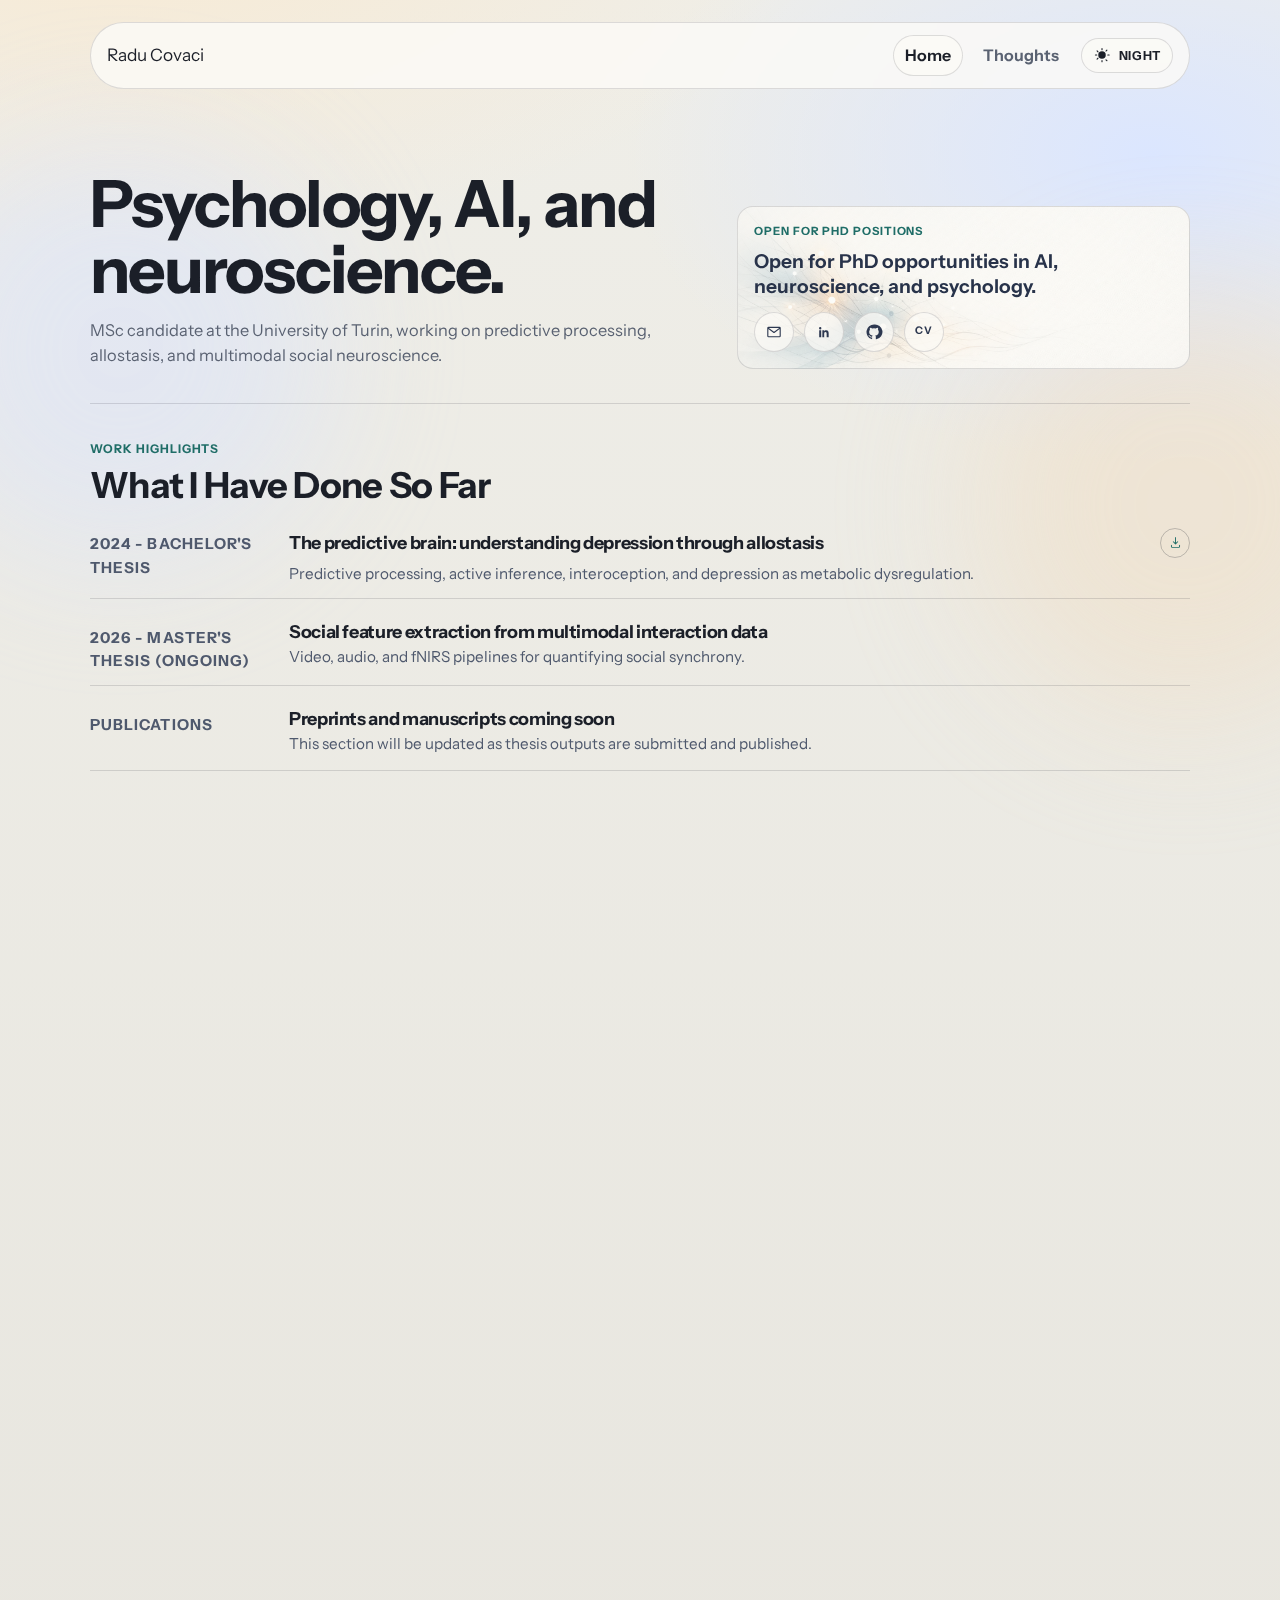
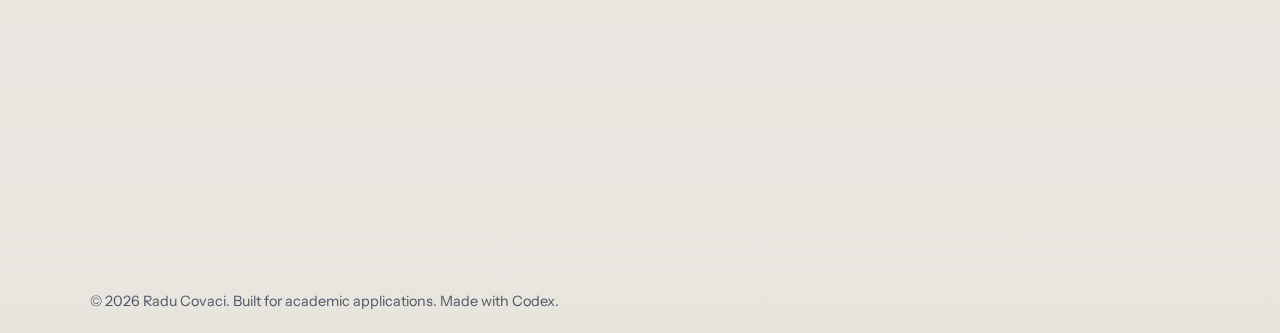
<file: index.html>
<!doctype html>
<html lang="en">
  <head>
    <meta charset="UTF-8" />
    <meta name="viewport" content="width=device-width, initial-scale=1.0" />
    <title>Radu Covaci | Psychology, AI & Neuroscience</title>
    <meta
      name="description"
      content="Radu Covaci - MSc candidate at the University of Turin working on predictive processing, allostasis, interoception, and multimodal social synchrony."
    />
    <link rel="preconnect" href="https://fonts.googleapis.com" />
    <link rel="preconnect" href="https://fonts.gstatic.com" crossorigin />
    <link
      href="https://fonts.googleapis.com/css2?family=Instrument+Sans:wght@400;500;600;700&display=swap"
      rel="stylesheet"
    />
    <link rel="stylesheet" href="/styles.css?v=20260212t" />
  </head>
  <body>
    <div class="page-glow page-glow--one" aria-hidden="true"></div>
    <div class="page-glow page-glow--two" aria-hidden="true"></div>

    <header class="site-header">
      <a class="brand" href="/">Radu Covaci</a>
      <div class="site-header__actions">
        <nav class="site-nav" aria-label="Main">
          <a class="site-nav__link site-nav__link--active" href="/">Home</a>
          <a class="site-nav__link" href="/thoughts/">Thoughts</a>
        </nav>
        <button
          id="themeToggle"
          class="theme-toggle"
          type="button"
          aria-label="Toggle dark mode"
          aria-pressed="false"
        >
          <span class="theme-toggle__icons" aria-hidden="true">
            <svg class="theme-icon theme-icon--sun" viewBox="0 0 24 24">
              <path d="M12 7a5 5 0 1 0 0 10 5 5 0 0 0 0-10Zm0-4.5a.75.75 0 0 1 .75.75V5a.75.75 0 0 1-1.5 0V3.25a.75.75 0 0 1 .75-.75Zm0 16a.75.75 0 0 1 .75.75V21a.75.75 0 0 1-1.5 0v-1.75a.75.75 0 0 1 .75-.75ZM4.93 6a.75.75 0 0 1 1.06 0l1.24 1.23A.75.75 0 1 1 6.17 8.3L4.93 7.05a.75.75 0 0 1 0-1.06Zm11.84 11.84a.75.75 0 0 1 1.06 0l1.24 1.24a.75.75 0 1 1-1.06 1.06l-1.24-1.24a.75.75 0 0 1 0-1.06ZM2.5 12a.75.75 0 0 1 .75-.75H5a.75.75 0 0 1 0 1.5H3.25A.75.75 0 0 1 2.5 12Zm16.5 0a.75.75 0 0 1 .75-.75h1.75a.75.75 0 0 1 0 1.5h-1.75A.75.75 0 0 1 19 12ZM6.17 15.7a.75.75 0 1 1 1.06 1.07l-1.24 1.24a.75.75 0 0 1-1.06-1.06l1.24-1.25Zm11.66-8.47a.75.75 0 0 1-1.06-1.06l1.24-1.24a.75.75 0 0 1 1.06 1.06l-1.24 1.24Z" />
            </svg>
            <svg class="theme-icon theme-icon--moon" viewBox="0 0 24 24">
              <path d="M14.2 2.55a.75.75 0 0 1 .78.98 8.35 8.35 0 0 0 10.49 10.49.75.75 0 0 1 .98.78 10.03 10.03 0 1 1-12.25-12.25Z" />
            </svg>
          </span>
          <span class="theme-toggle__label">Night</span>
        </button>
      </div>
    </header>

    <main>
      <section class="masthead container reveal" style="--delay: 0.04s">
        <div class="masthead__layout">
          <div class="masthead__intro">
            <h1>Psychology, AI, and neuroscience.</h1>
            <p class="masthead__copy">
              MSc candidate at the University of Turin, working on predictive
              processing, allostasis, and multimodal social neuroscience.
            </p>
          </div>

          <aside class="masthead__panel" id="contact" aria-label="PhD availability and contact">
            <p class="masthead__panel-label">Open for PhD positions</p>
            <p class="masthead__openness">
              Open for PhD opportunities in AI, neuroscience, and psychology.
            </p>

            <div class="contact-icons" aria-label="Contact links">
              <a
                class="icon-link js-email"
                data-user="raducovaci10"
                data-domain="gmail.com"
                href="#"
                target="_blank"
                rel="noopener noreferrer"
                aria-label="Email"
              >
                <svg viewBox="0 0 24 24" aria-hidden="true">
                  <path d="M3 6.75A1.75 1.75 0 0 1 4.75 5h14.5A1.75 1.75 0 0 1 21 6.75v10.5A1.75 1.75 0 0 1 19.25 19H4.75A1.75 1.75 0 0 1 3 17.25V6.75Zm2.08-.25L12 11.54 18.92 6.5H5.08Zm14.42 1.63-6.99 5.09a.88.88 0 0 1-1.02 0L4.5 8.13v9.12c0 .14.11.25.25.25h14.5a.25.25 0 0 0 .25-.25V8.13Z" />
                </svg>
                <span class="sr-only">Email</span>
              </a>

              <a
                class="icon-link"
                href="https://www.linkedin.com/in/radu-covaci/"
                target="_blank"
                rel="noopener noreferrer"
                aria-label="LinkedIn"
              >
                <svg viewBox="0 0 24 24" aria-hidden="true">
                  <path d="M6.94 8.5a1.56 1.56 0 1 1 0-3.12 1.56 1.56 0 0 1 0 3.12ZM5.6 19V9.8h2.68V19H5.6Zm4.2 0V9.8h2.57v1.26h.04c.36-.68 1.24-1.39 2.56-1.39 2.74 0 3.24 1.81 3.24 4.16V19h-2.68v-4.58c0-1.09-.02-2.49-1.52-2.49-1.52 0-1.75 1.18-1.75 2.41V19H9.8Z" />
                </svg>
                <span class="sr-only">LinkedIn</span>
              </a>

              <a
                class="icon-link"
                href="https://github.com/raducovaci"
                target="_blank"
                rel="noopener noreferrer"
                aria-label="GitHub"
              >
                <svg viewBox="0 0 24 24" aria-hidden="true">
                  <path d="M12 2a10 10 0 0 0-3.16 19.49c.5.09.68-.21.68-.48v-1.69c-2.78.6-3.37-1.18-3.37-1.18-.45-1.14-1.1-1.44-1.1-1.44-.9-.62.07-.61.07-.61 1 .07 1.52 1.03 1.52 1.03.88 1.51 2.3 1.07 2.86.82.09-.65.34-1.08.62-1.33-2.22-.25-4.55-1.11-4.55-4.95 0-1.09.39-1.98 1.02-2.68-.1-.25-.45-1.28.1-2.67 0 0 .84-.27 2.75 1.02a9.6 9.6 0 0 1 5 0c1.91-1.29 2.74-1.02 2.74-1.02.56 1.39.21 2.42.11 2.67.64.7 1.02 1.59 1.02 2.68 0 3.85-2.34 4.69-4.57 4.94.36.31.68.93.68 1.88v2.79c0 .27.18.58.69.48A10 10 0 0 0 12 2Z" />
                </svg>
                <span class="sr-only">GitHub</span>
              </a>

              <a
                class="icon-link icon-link--cv"
                href="assets/docs/public/cv-en-radu-covaci.pdf"
                target="_blank"
                rel="noopener noreferrer"
                download
                aria-label="Download CV PDF"
              >
                <span aria-hidden="true">CV</span>
                <span class="sr-only">Download CV PDF</span>
              </a>
            </div>
          </aside>
        </div>
      </section>

      <section class="highlights-strip container reveal" style="--delay: 0.09s" id="highlights">
        <p class="eyebrow">Work Highlights</p>
        <h2>What I Have Done So Far</h2>

        <article class="highlight-row">
          <p class="highlight-row__label">2024 - Bachelor's Thesis</p>
          <div>
            <h3 class="highlight-row__title">
              <a
                class="highlight-title-link"
                href="assets/docs/public/bachelor-thesis-predictive-brain.pdf"
                target="_blank"
                rel="noopener noreferrer"
              >
                The predictive brain: understanding depression through allostasis
              </a>
              <a
                class="highlight-download"
                href="assets/docs/public/bachelor-thesis-predictive-brain.pdf"
                target="_blank"
                rel="noopener noreferrer"
                download
                aria-label="Download bachelor's thesis PDF"
              >
                <svg viewBox="0 0 24 24" aria-hidden="true">
                  <path d="M12 3.25a.75.75 0 0 1 .75.75v8.44l2.22-2.22a.75.75 0 1 1 1.06 1.06l-3.5 3.5a.75.75 0 0 1-1.06 0l-3.5-3.5a.75.75 0 1 1 1.06-1.06l2.22 2.22V4a.75.75 0 0 1 .75-.75ZM5.5 15.75a.75.75 0 0 1 .75.75v2a.5.5 0 0 0 .5.5h10.5a.5.5 0 0 0 .5-.5v-2a.75.75 0 0 1 1.5 0v2a2 2 0 0 1-2 2H6.75a2 2 0 0 1-2-2v-2a.75.75 0 0 1 .75-.75Z" />
                </svg>
                <span class="sr-only">Download bachelor's thesis PDF</span>
              </a>
            </h3>
            <p>
              Predictive processing, active inference, interoception, and depression as
              metabolic dysregulation.
            </p>
          </div>
        </article>

        <article class="highlight-row">
          <p class="highlight-row__label">2026 - Master's Thesis (ongoing)</p>
          <div>
            <h3>Social feature extraction from multimodal interaction data</h3>
            <p>
              Video, audio, and fNIRS pipelines for quantifying social synchrony.
            </p>
          </div>
        </article>

        <article class="highlight-row">
          <p class="highlight-row__label">Publications</p>
          <div>
            <h3>Preprints and manuscripts coming soon</h3>
            <p>
              This section will be updated as thesis outputs are submitted and published.
            </p>
          </div>
        </article>
      </section>

      <section class="lab-showcase container reveal" style="--delay: 0.11s" aria-label="Interactive predictive processing simulation">
        <div class="lab-showcase__head">
          <p class="eyebrow">Interactive Demo</p>
          <h2>Predictive Brain Lab</h2>
          <p>
            A real-time predictive-coding toy model with precision-weighted prediction error,
            homeostatic regulation, and accumulating allostatic load.
          </p>
        </div>

        <div class="lab-showcase__grid">
          <div
            class="lab-canvas-wrap"
            data-lab-tip="Move your cursor across the canvas to locally perturb signals. Click to inject a stronger transient shock into the simulated body state."
          >
            <canvas id="predictiveLabCanvas" aria-label="Live predictive brain simulation"></canvas>
            <p class="lab-canvas-tag">Live signal simulation</p>
          </div>

          <aside class="lab-panel">
            <div class="lab-primer">
              <p class="lab-primer__title">How to use this model</p>
              <ol class="lab-primer__steps">
                <li>Pick a mode or preset scenario.</li>
                <li>Adjust precision, noise, and load.</li>
                <li>Track confidence, error, and balance over time.</li>
              </ol>
              <p class="lab-primer__legend">
                Blue pulses represent top-down predictions; amber pulses represent bottom-up (precision-weighted) prediction error.
              </p>
              <p>
                Under the hood: a single latent interoceptive state (<code>x</code>) generates a noisy sensory sample (<code>y</code>).
                Beliefs (<code>&mu;</code>) update via precision-weighted prediction errors; regulation acts on <code>x</code>; load accumulates from sustained error and control effort.
              </p>
            </div>

            <p id="labGuide" class="lab-guide">
              Start with a scenario preset, then tune sliders to test alternative trajectories.
            </p>

            <div class="lab-controls">
              <div class="lab-mode" role="group" aria-label="Simulation mode">
                <button
                  id="labModeHealthy"
                  type="button"
                  class="lab-mode__btn is-active"
                  data-mode="healthy"
                  data-lab-tip="Healthy mode: stronger recovery, lower baseline load, and more flexible updating."
                >
                  Healthy
                </button>
                <button
                  id="labModeDepressed"
                  type="button"
                  class="lab-mode__btn"
                  data-mode="depressed"
                  data-lab-tip="Depressed mode: higher prior precision, noisier sensory input, slower recovery (a stylized profile, not a clinical claim)."
                >
                  Depressed
                </button>
              </div>

              <div class="lab-presets" role="group" aria-label="Guided scenarios">
                <button
                  id="labPresetBaseline"
                  type="button"
                  class="lab-preset is-active"
                  data-lab-tip="Balanced baseline with moderate noise and load."
                >
                  Baseline
                </button>
                <button
                  id="labPresetOverload"
                  type="button"
                  class="lab-preset"
                  data-lab-tip="High load and noise profile to stress the inference system."
                >
                  Overload
                </button>
                <button
                  id="labPresetRecovery"
                  type="button"
                  class="lab-preset"
                  data-lab-tip="Lower-noise recovery trajectory with stronger precision."
                >
                  Recovery
                </button>
              </div>

              <div class="lab-control">
                <label for="labPrecision">Prior precision</label>
                <div class="lab-control__top">
                  <input
                    id="labPrecision"
                    type="range"
                    min="0"
                    max="100"
                    value="74"
                    data-lab-tip="Higher prior precision weights predictions more strongly relative to sensory evidence (more rigid priors)."
                  />
                  <span id="labPrecisionValue">74</span>
                </div>
              </div>

              <div class="lab-control">
                <label for="labNoise">Interoceptive noise</label>
                <div class="lab-control__top">
                  <input
                    id="labNoise"
                    type="range"
                    min="0"
                    max="100"
                    value="38"
                    data-lab-tip="Higher noise lowers sensory precision, making incoming signals less reliable and prediction error harder to resolve."
                  />
                  <span id="labNoiseValue">38</span>
                </div>
              </div>

              <div class="lab-control">
                <label for="labLoad">Allostatic load</label>
                <div class="lab-control__top">
                  <input
                    id="labLoad"
                    type="range"
                    min="0"
                    max="100"
                    value="41"
                    data-lab-tip="Baseline allostatic load: higher values slow recovery and reduce effective regulation/updating."
                  />
                  <span id="labLoadValue">41</span>
                </div>
              </div>
            </div>

            <div class="lab-actions">
              <button
                id="labPerturb"
                type="button"
                class="lab-perturb"
                data-lab-tip="Inject a sudden exogenous perturbation to observe inference and regulation under stress."
              >
                Inject perturbation
              </button>
            </div>

            <div class="lab-metrics">
              <article
                class="lab-metric"
                tabindex="0"
                data-lab-tip="Model confidence (approx.): derived from posterior precision (combined prior + sensory precision)."
              >
                <p>Model confidence</p>
                <strong id="labConfidence">0%</strong>
              </article>
              <article
                class="lab-metric"
                tabindex="0"
                data-lab-tip="Prediction error (approx.): normalized sensory prediction error |y - mu|."
              >
                <p>Prediction error</p>
                <strong id="labError">0%</strong>
              </article>
              <article
                class="lab-metric"
                tabindex="0"
                data-lab-tip="Allostatic balance (approx.): inverse of current load and action cost in the toy model."
              >
                <p>Allostatic balance</p>
                <strong id="labBalance">0%</strong>
              </article>
            </div>

            <p id="labState" class="lab-state">Adaptive state.</p>
          </aside>
        </div>
        <div id="labTooltip" class="lab-tooltip" aria-hidden="true"></div>
      </section>

    </main>

    <footer class="site-footer">
      <p>
        &copy; <span id="year"></span> Radu Covaci. Built for academic applications.
        Made with Codex.
      </p>
    </footer>

    <script src="/script.js?v=20260213c"></script>
  </body>
</html>
</file>
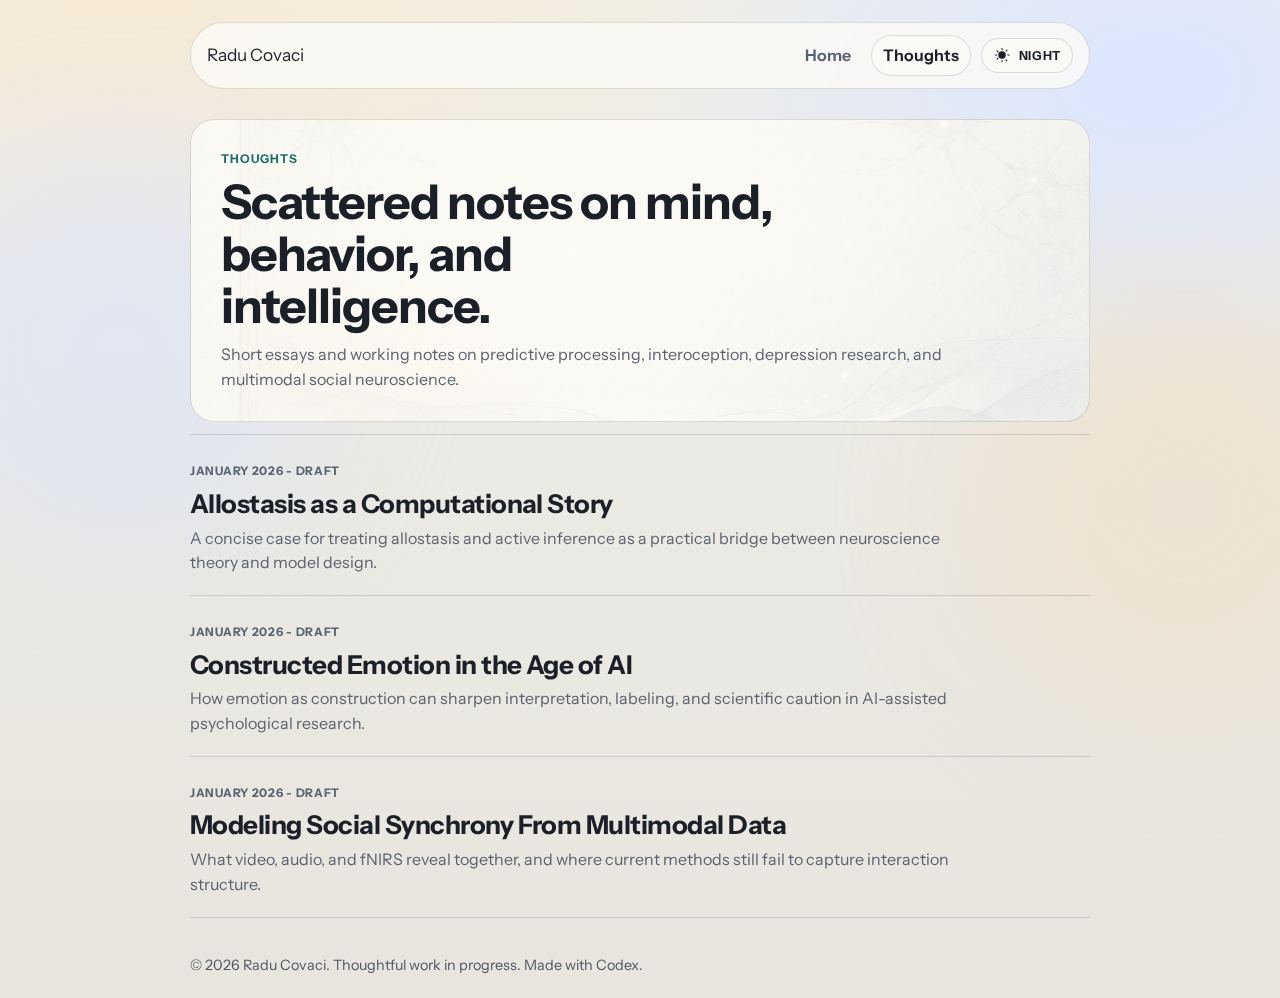
<file: thoughts/index.html>
<!doctype html>
<html lang="en">
  <head>
    <meta charset="UTF-8" />
    <meta name="viewport" content="width=device-width, initial-scale=1.0" />
    <title>Thoughts | Radu Covaci</title>
    <meta
      name="description"
      content="Short essays by Radu Covaci on psychology, AI psychology, and neuroscience."
    />
    <link rel="preconnect" href="https://fonts.googleapis.com" />
    <link rel="preconnect" href="https://fonts.gstatic.com" crossorigin />
    <link
      href="https://fonts.googleapis.com/css2?family=Instrument+Sans:wght@400;500;600;700&display=swap"
      rel="stylesheet"
    />
    <link rel="stylesheet" href="/styles.css?v=20260212t" />
  </head>
  <body class="thoughts-page">
    <div class="page-glow page-glow--one" aria-hidden="true"></div>
    <div class="page-glow page-glow--two" aria-hidden="true"></div>

    <header class="site-header">
      <a class="brand" href="/">Radu Covaci</a>
      <div class="site-header__actions">
        <nav class="site-nav" aria-label="Main">
          <a class="site-nav__link" href="/">Home</a>
          <a class="site-nav__link site-nav__link--active" href="/thoughts/">Thoughts</a>
        </nav>
        <button
          id="themeToggle"
          class="theme-toggle"
          type="button"
          aria-label="Toggle dark mode"
          aria-pressed="false"
        >
          <span class="theme-toggle__icons" aria-hidden="true">
            <svg class="theme-icon theme-icon--sun" viewBox="0 0 24 24">
              <path d="M12 7a5 5 0 1 0 0 10 5 5 0 0 0 0-10Zm0-4.5a.75.75 0 0 1 .75.75V5a.75.75 0 0 1-1.5 0V3.25a.75.75 0 0 1 .75-.75Zm0 16a.75.75 0 0 1 .75.75V21a.75.75 0 0 1-1.5 0v-1.75a.75.75 0 0 1 .75-.75ZM4.93 6a.75.75 0 0 1 1.06 0l1.24 1.23A.75.75 0 1 1 6.17 8.3L4.93 7.05a.75.75 0 0 1 0-1.06Zm11.84 11.84a.75.75 0 0 1 1.06 0l1.24 1.24a.75.75 0 1 1-1.06 1.06l-1.24-1.24a.75.75 0 0 1 0-1.06ZM2.5 12a.75.75 0 0 1 .75-.75H5a.75.75 0 0 1 0 1.5H3.25A.75.75 0 0 1 2.5 12Zm16.5 0a.75.75 0 0 1 .75-.75h1.75a.75.75 0 0 1 0 1.5h-1.75A.75.75 0 0 1 19 12ZM6.17 15.7a.75.75 0 1 1 1.06 1.07l-1.24 1.24a.75.75 0 0 1-1.06-1.06l1.24-1.25Zm11.66-8.47a.75.75 0 0 1-1.06-1.06l1.24-1.24a.75.75 0 0 1 1.06 1.06l-1.24 1.24Z" />
            </svg>
            <svg class="theme-icon theme-icon--moon" viewBox="0 0 24 24">
              <path d="M14.2 2.55a.75.75 0 0 1 .78.98 8.35 8.35 0 0 0 10.49 10.49.75.75 0 0 1 .98.78 10.03 10.03 0 1 1-12.25-12.25Z" />
            </svg>
          </span>
          <span class="theme-toggle__label">Night</span>
        </button>
      </div>
    </header>

    <main class="thoughts-main container">
      <section class="thoughts-intro reveal" style="--delay: 0.04s">
        <p class="eyebrow">Thoughts</p>
        <h1>Scattered notes on mind, behavior, and intelligence.</h1>
        <p>
          Short essays and working notes on predictive processing, interoception,
          depression research, and multimodal social neuroscience.
        </p>
      </section>

      <section class="thoughts-feed">
        <article class="thought-entry reveal" style="--delay: 0.08s">
          <p class="thought-entry__meta">January 2026 - Draft</p>
          <h2>Allostasis as a Computational Story</h2>
          <p>
            A concise case for treating allostasis and active inference as a
            practical bridge between neuroscience theory and model design.
          </p>
        </article>

        <article class="thought-entry reveal" style="--delay: 0.1s">
          <p class="thought-entry__meta">January 2026 - Draft</p>
          <h2>Constructed Emotion in the Age of AI</h2>
          <p>
            How emotion as construction can sharpen interpretation, labeling,
            and scientific caution in AI-assisted psychological research.
          </p>
        </article>

        <article class="thought-entry reveal" style="--delay: 0.12s">
          <p class="thought-entry__meta">January 2026 - Draft</p>
          <h2>Modeling Social Synchrony From Multimodal Data</h2>
          <p>
            What video, audio, and fNIRS reveal together, and where current
            methods still fail to capture interaction structure.
          </p>
        </article>
      </section>
    </main>

    <footer class="site-footer">
      <p>
        &copy; <span id="year"></span> Radu Covaci. Thoughtful work in progress.
        Made with Codex.
      </p>
    </footer>

    <script src="/script.js?v=20260213c"></script>
  </body>
</html>
</file>
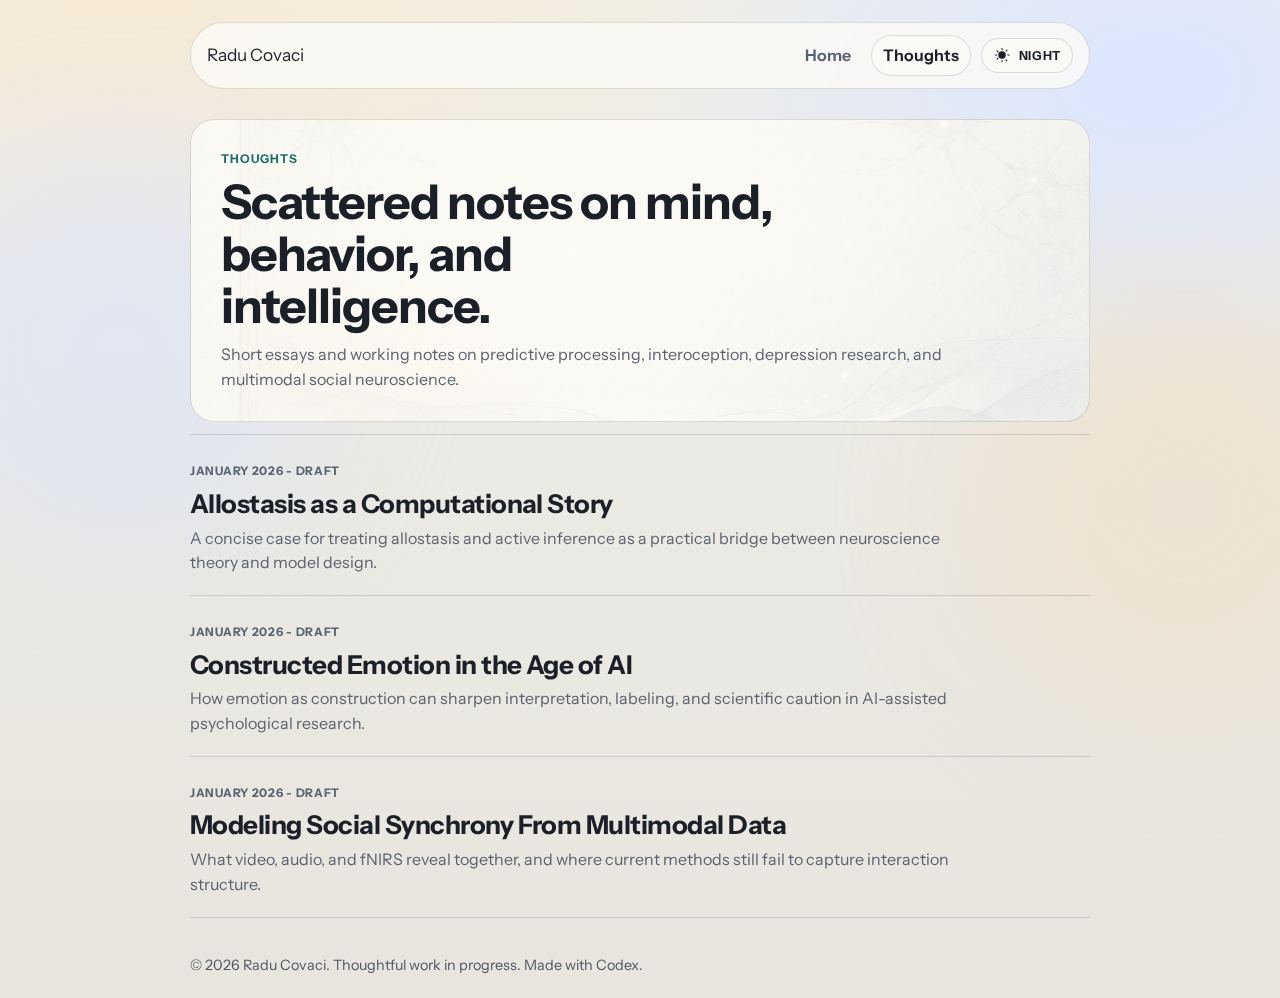
<file: thoughts.html>
<!doctype html>
<html lang="en">
  <head>
    <meta charset="UTF-8" />
    <meta name="viewport" content="width=device-width, initial-scale=1.0" />
    <title>Thoughts | Radu Covaci</title>
    <meta name="robots" content="noindex" />
    <link rel="canonical" href="https://raducovaci.github.io/thoughts/" />
    <meta http-equiv="refresh" content="0; url=/thoughts/" />
    <script>
      window.location.replace("/thoughts/");
    </script>
  </head>
  <body>
    <p>
      Redirecting to <a href="/thoughts/">/thoughts/</a>...
    </p>
  </body>
</html>
</file>
<file: styles.css>
:root {
  --bg: #efeee8;
  --bg-strong: #e7e5de;
  --surface: rgba(251, 250, 246, 0.82);
  --surface-strong: #fbfaf6;
  --text: #1b1f28;
  --muted: #5a6272;
  --line: rgba(27, 31, 40, 0.14);
  --line-strong: rgba(27, 31, 40, 0.24);
  --accent: #1f3d8a;
  --accent-soft: #dbe4ff;
  --secondary: #1f6d67;
  --highlight: #efd8b6;
  --glow-a: #d7e2ff;
  --glow-b: #f0dcc0;
  --radius-lg: 30px;
  --radius-md: 16px;
  --shadow: 0 24px 56px rgba(27, 31, 40, 0.14);
  color-scheme: light;
}

[data-theme="dark"] {
  --bg: #0f131a;
  --bg-strong: #141a23;
  --surface: rgba(22, 29, 42, 0.82);
  --surface-strong: #1a2231;
  --text: #e8edf7;
  --muted: #9ca9bf;
  --line: rgba(160, 178, 212, 0.2);
  --line-strong: rgba(176, 195, 230, 0.32);
  --accent: #9fb4ff;
  --accent-soft: #1f2d52;
  --secondary: #67c9b9;
  --highlight: #5f4a33;
  --glow-a: #243a6a;
  --glow-b: #4f3b2b;
  --shadow: 0 26px 56px rgba(3, 7, 14, 0.5);
  color-scheme: dark;
}

* {
  box-sizing: border-box;
}

html,
body {
  margin: 0;
  padding: 0;
}

[data-theme="dark"] body {
  background:
    radial-gradient(1200px 600px at 10% -5%, #282033 0%, transparent 58%),
    radial-gradient(850px 500px at 90% 8%, #1b2b4d 0%, transparent 62%),
    linear-gradient(180deg, var(--bg) 0%, var(--bg-strong) 100%);
}

body {
  min-height: 100vh;
  font-family: "Instrument Sans", "Avenir Next", "Segoe UI", sans-serif;
  color: var(--text);
  line-height: 1.55;
  overflow-x: hidden;
  background:
    radial-gradient(1200px 600px at 10% -5%, #f8ead3 0%, transparent 58%),
    radial-gradient(850px 500px at 90% 8%, #dbe6ff 0%, transparent 62%),
    linear-gradient(180deg, var(--bg) 0%, var(--bg-strong) 100%);
}

.page-glow {
  position: fixed;
  border-radius: 999px;
  pointer-events: none;
  filter: blur(68px);
  opacity: 0.45;
  z-index: -1;
}

.page-glow--one {
  width: 420px;
  height: 420px;
  left: -90px;
  top: 140px;
  background: var(--glow-a);
  animation: drift 14s ease-in-out infinite;
}

.page-glow--two {
  width: 430px;
  height: 430px;
  right: -120px;
  top: 290px;
  background: var(--glow-b);
  animation: drift 18s ease-in-out infinite reverse;
}

.container {
  width: min(1100px, calc(100% - 52px));
  margin: 0 auto;
}

.site-header {
  width: min(1100px, calc(100% - 52px));
  margin: 22px auto 8px;
  padding: 12px 16px;
  border: 1px solid var(--line);
  border-radius: 999px;
  display: flex;
  justify-content: space-between;
  align-items: center;
  position: sticky;
  top: 14px;
  z-index: 20;
  background: rgba(251, 250, 246, 0.82);
  backdrop-filter: blur(12px);
}

.brand {
  color: var(--text);
  text-decoration: none;
  font-family: "Instrument Sans", "Avenir Next", "Segoe UI", sans-serif;
  font-size: 1.08rem;
}

.site-header__actions {
  display: flex;
  align-items: center;
  gap: 10px;
}

.site-nav {
  display: flex;
  gap: 8px;
}

.site-nav__link {
  text-decoration: none;
  color: var(--muted);
  font-weight: 650;
  border-radius: 999px;
  padding: 8px 12px;
  transition: color 0.2s ease, background-color 0.2s ease;
}

.site-nav__link:hover {
  color: var(--text);
  background: rgba(251, 250, 246, 0.95);
}

.site-nav__link--active {
  color: var(--text);
  background: rgba(251, 250, 246, 0.96);
  box-shadow: inset 0 0 0 1px var(--line);
}

.theme-toggle {
  border: 1px solid var(--line);
  border-radius: 999px;
  background: rgba(251, 250, 246, 0.78);
  color: var(--text);
  font: inherit;
  font-size: 0.78rem;
  font-weight: 700;
  letter-spacing: 0.05em;
  text-transform: uppercase;
  display: inline-flex;
  align-items: center;
  gap: 8px;
  padding: 7px 11px;
  cursor: pointer;
  transition: border-color 0.18s ease, color 0.18s ease, transform 0.18s ease;
}

.theme-toggle:hover {
  transform: translateY(-1px);
  border-color: var(--accent);
  color: var(--accent);
}

.theme-toggle__icons {
  width: 18px;
  height: 18px;
  position: relative;
  display: inline-block;
}

.theme-icon {
  position: absolute;
  inset: 0;
  width: 18px;
  height: 18px;
  fill: currentColor;
  transition: transform 0.28s ease, opacity 0.28s ease;
}

.theme-icon--sun {
  opacity: 1;
  transform: rotate(0deg) scale(1);
}

.theme-icon--moon {
  opacity: 0;
  transform: rotate(-40deg) scale(0.65);
}

[data-theme="dark"] .theme-icon--sun {
  opacity: 0;
  transform: rotate(36deg) scale(0.7);
}

[data-theme="dark"] .theme-icon--moon {
  opacity: 1;
  transform: rotate(0deg) scale(1);
}

.theme-toggle__label {
  display: inline-block;
  min-width: 42px;
  text-align: left;
}

h1,
h2,
h3,
p,
dl,
dt,
dd {
  margin: 0;
}

h1,
h2,
h3 {
  font-family: "Instrument Sans", "Avenir Next", "Segoe UI", sans-serif;
  letter-spacing: -0.02em;
  line-height: 1.08;
}

main {
  padding-bottom: 8px;
}

.eyebrow {
  letter-spacing: 0.08em;
  text-transform: uppercase;
  color: var(--secondary);
  font-size: 0.75rem;
  font-weight: 700;
}

.masthead {
  margin-top: 42px;
  padding: 28px 0 34px;
  border-bottom: 1px solid var(--line);
}

.masthead__layout {
  display: grid;
  grid-template-columns: minmax(0, 1.16fr) minmax(320px, 0.84fr);
  gap: 22px;
  align-items: end;
}

.masthead h1 {
  margin-top: 12px;
  font-size: clamp(2.45rem, 5.1vw, 4.4rem);
  max-width: 13.5ch;
  letter-spacing: -0.025em;
  line-height: 1.02;
}

.masthead__copy {
  margin-top: 14px;
  max-width: 52ch;
  color: var(--muted);
  font-size: 1.02rem;
}

.masthead__panel {
  padding: 16px;
  border: 1px solid var(--line);
  border-radius: 16px;
  background:
    linear-gradient(140deg, rgba(251, 250, 246, 0.78), rgba(251, 250, 246, 0.58)),
    url("assets/images/generated/hero-neural-atmosphere.webp");
  background-size: cover;
  background-position: 58% 52%;
}

.masthead__panel-label {
  margin: 0;
  font-size: 0.71rem;
  letter-spacing: 0.08em;
  text-transform: uppercase;
  color: var(--secondary);
  font-weight: 700;
}

.masthead__openness {
  margin: 8px 0 0;
  max-width: 34ch;
  font-size: clamp(1rem, 1.65vw, 1.2rem);
  line-height: 1.32;
  font-weight: 650;
  color: #28334a;
}

.signal-band {
  margin-top: 14px;
  padding: 10px 0;
  display: grid;
  grid-template-columns: repeat(3, minmax(0, 1fr));
  gap: 10px;
  border-top: 1px solid var(--line);
  border-bottom: 1px solid var(--line);
}

.signal-band p {
  text-align: center;
  font-weight: 700;
  color: #455167;
  font-size: 0.82rem;
  letter-spacing: 0.05em;
  text-transform: uppercase;
}

.lab-showcase {
  margin-top: 22px;
  padding: 24px 0 16px;
  border-bottom: 1px solid var(--line);
}

.lab-showcase__head h2 {
  margin-top: 7px;
  font-size: clamp(1.75rem, 3.2vw, 2.45rem);
}

.lab-showcase__head p:last-child {
  margin-top: 9px;
  max-width: 66ch;
  color: var(--muted);
  font-size: 0.98rem;
}

.lab-showcase__grid {
  margin-top: 16px;
  display: grid;
  grid-template-columns: minmax(0, 1.42fr) minmax(0, 0.88fr);
  gap: 18px;
  align-items: start;
}

.lab-canvas-wrap {
  position: relative;
  border: 1px solid var(--line-strong);
  border-radius: 22px;
  overflow: hidden;
  box-shadow: var(--shadow);
  background:
    radial-gradient(620px 320px at 10% 4%, rgba(219, 228, 255, 0.54), transparent 62%),
    radial-gradient(520px 320px at 94% 96%, rgba(239, 216, 182, 0.33), transparent 65%),
    linear-gradient(170deg, rgba(255, 255, 255, 0.68), rgba(251, 250, 246, 0.34)),
    #fcfbf7;
}

.lab-canvas-wrap::after {
  content: "";
  position: absolute;
  inset: 0;
  pointer-events: none;
  background: linear-gradient(180deg, rgba(255, 255, 255, 0.12), transparent 28%);
}

#predictiveLabCanvas {
  display: block;
  width: 100%;
  height: 410px;
}

.lab-canvas-tag {
  position: absolute;
  top: 12px;
  right: 12px;
  margin: 0;
  font-size: 0.67rem;
  letter-spacing: 0.07em;
  text-transform: uppercase;
  color: #465572;
  background: rgba(251, 250, 246, 0.9);
  border: 1px solid rgba(39, 53, 82, 0.16);
  border-radius: 999px;
  padding: 4px 10px;
}

.lab-panel {
  border: 1px solid var(--line-strong);
  border-radius: 22px;
  background:
    linear-gradient(165deg, rgba(251, 250, 246, 0.82), rgba(247, 247, 242, 0.62)),
    url("assets/images/generated/demo-synchrony-field.webp");
  background-size: cover;
  background-position: left center;
  box-shadow: var(--shadow);
  padding: 16px;
  display: grid;
  align-content: start;
  gap: 12px;
}

.lab-primer {
  border: 1px solid rgba(39, 53, 82, 0.16);
  border-radius: 12px;
  background: rgba(251, 250, 246, 0.82);
  padding: 11px 12px;
}

.lab-primer__title {
  margin: 0;
  font-size: 0.74rem;
  letter-spacing: 0.08em;
  text-transform: uppercase;
  font-weight: 800;
  color: var(--secondary);
}

.lab-primer__steps {
  margin: 9px 0 0;
  padding-left: 18px;
  display: grid;
  gap: 5px;
  color: #33435c;
  font-size: 0.84rem;
}

.lab-primer__legend {
  margin: 9px 0 0;
  color: #4f5f78;
  font-size: 0.78rem;
  line-height: 1.45;
}

.lab-guide {
  margin: 0;
  padding: 9px 11px;
  border: 1px dashed rgba(39, 53, 82, 0.26);
  border-radius: 10px;
  color: #3e4f69;
  font-size: 0.81rem;
  line-height: 1.45;
  background: rgba(251, 250, 246, 0.52);
}

.lab-controls {
  display: grid;
  gap: 11px;
}

.lab-mode {
  display: grid;
  grid-template-columns: 1fr 1fr;
  gap: 8px;
}

.lab-mode__btn {
  border: 1px solid rgba(39, 53, 82, 0.2);
  border-radius: 999px;
  padding: 8px 10px;
  font-family: inherit;
  font-size: 0.74rem;
  letter-spacing: 0.06em;
  text-transform: uppercase;
  font-weight: 800;
  cursor: pointer;
  color: #364962;
  background: rgba(251, 250, 246, 0.72);
  transition:
    border-color 0.18s ease,
    color 0.18s ease,
    background-color 0.18s ease,
    transform 0.18s ease;
}

.lab-mode__btn:hover {
  transform: translateY(-1px);
  border-color: var(--accent);
  color: var(--accent);
}

.lab-mode__btn.is-active {
  border-color: #6a81be;
  color: #27457f;
  background: linear-gradient(140deg, rgba(221, 230, 255, 0.94), rgba(238, 242, 255, 0.72));
  box-shadow: inset 0 0 0 1px rgba(106, 129, 190, 0.18);
}

.lab-presets {
  display: grid;
  grid-template-columns: repeat(3, minmax(0, 1fr));
  gap: 7px;
}

.lab-preset {
  border: 1px solid rgba(39, 53, 82, 0.2);
  border-radius: 10px;
  padding: 7px 8px;
  font-family: inherit;
  font-size: 0.66rem;
  letter-spacing: 0.07em;
  text-transform: uppercase;
  font-weight: 800;
  cursor: pointer;
  color: #3e4f69;
  background: rgba(251, 250, 246, 0.72);
  transition:
    border-color 0.18s ease,
    color 0.18s ease,
    background-color 0.18s ease,
    transform 0.18s ease;
}

.lab-preset:hover {
  transform: translateY(-1px);
  border-color: var(--accent);
  color: var(--accent);
}

.lab-preset.is-active {
  border-color: #6a81be;
  background: linear-gradient(140deg, rgba(221, 230, 255, 0.94), rgba(238, 242, 255, 0.72));
  color: #27457f;
  box-shadow: inset 0 0 0 1px rgba(106, 129, 190, 0.18);
}

.lab-control label {
  display: block;
  font-size: 0.76rem;
  letter-spacing: 0.07em;
  text-transform: uppercase;
  font-weight: 800;
  color: var(--secondary);
}

.lab-control__top {
  margin-top: 7px;
  display: grid;
  grid-template-columns: minmax(0, 1fr) 36px;
  gap: 10px;
  align-items: center;
}

.lab-control__top span {
  text-align: right;
  font-weight: 800;
  color: #33435c;
  font-size: 0.9rem;
}

.lab-control input[type="range"] {
  width: 100%;
  margin: 0;
  accent-color: var(--accent);
  -webkit-appearance: none;
  appearance: none;
  height: 6px;
  border-radius: 999px;
  background: linear-gradient(90deg, rgba(73, 96, 149, 0.88), rgba(186, 197, 222, 0.54));
}

.lab-control input[type="range"]::-webkit-slider-runnable-track {
  height: 6px;
  border-radius: 999px;
  background: linear-gradient(90deg, rgba(73, 96, 149, 0.88), rgba(186, 197, 222, 0.54));
}

.lab-control input[type="range"]::-moz-range-track {
  height: 6px;
  border-radius: 999px;
  background: linear-gradient(90deg, rgba(73, 96, 149, 0.88), rgba(186, 197, 222, 0.54));
}

.lab-control input[type="range"]::-webkit-slider-thumb {
  -webkit-appearance: none;
  appearance: none;
  width: 15px;
  height: 15px;
  border-radius: 50%;
  border: 2px solid rgba(255, 255, 255, 0.92);
  background: #244582;
  box-shadow: 0 1px 8px rgba(27, 41, 64, 0.25);
  margin-top: -4px;
}

.lab-control input[type="range"]::-moz-range-thumb {
  width: 15px;
  height: 15px;
  border-radius: 50%;
  border: 2px solid rgba(255, 255, 255, 0.92);
  background: #244582;
  box-shadow: 0 1px 8px rgba(27, 41, 64, 0.25);
}

.lab-perturb {
  border: 1px solid #5a76b4;
  border-radius: 999px;
  padding: 10px 12px;
  font-weight: 750;
  font-family: inherit;
  cursor: pointer;
  color: #f5f8ff;
  background: linear-gradient(120deg, #3a5694, #27467f);
  transition: border-color 0.18s ease, color 0.18s ease, transform 0.18s ease;
}

.lab-perturb:hover {
  border-color: #4768af;
  color: #f5f8ff;
  transform: translateY(-1px);
}

.lab-actions {
  display: grid;
  grid-template-columns: 1fr;
  gap: 9px;
}

.lab-metrics {
  display: grid;
  grid-template-columns: repeat(3, minmax(0, 1fr));
  gap: 9px;
}

.lab-metric {
  border: 1px solid rgba(39, 53, 82, 0.16);
  border-radius: 12px;
  padding: 10px;
  background: rgba(251, 250, 246, 0.95);
  cursor: help;
}

.lab-metric:nth-child(1) {
  box-shadow: inset 0 2px 0 #5e79b7;
}

.lab-metric:nth-child(2) {
  box-shadow: inset 0 2px 0 #b47a4f;
}

.lab-metric:nth-child(3) {
  box-shadow: inset 0 2px 0 #2f8a7f;
}

.lab-metric:focus-visible {
  outline: 2px solid var(--accent);
  outline-offset: 2px;
}

.lab-metric p {
  font-size: 0.67rem;
  letter-spacing: 0.07em;
  text-transform: uppercase;
  color: #5b687f;
  margin-bottom: 4px;
}

.lab-metric strong {
  font-size: 1.18rem;
  color: #273753;
}

.lab-state {
  margin: 0;
  font-size: 0.9rem;
  line-height: 1.44;
  color: #32435f;
  border-top: 1px solid rgba(39, 53, 82, 0.16);
  padding-top: 11px;
}

.lab-tooltip {
  position: fixed;
  left: 0;
  top: 0;
  will-change: transform;
  max-width: 290px;
  padding: 9px 11px;
  border-radius: 11px;
  border: 1px solid rgba(39, 53, 82, 0.24);
  background: rgba(251, 250, 246, 0.97);
  color: #24344f;
  font-size: 0.78rem;
  line-height: 1.42;
  pointer-events: none;
  opacity: 0;
  white-space: normal;
  box-shadow: 0 14px 30px rgba(28, 40, 61, 0.18);
  backdrop-filter: blur(7px);
  transition: opacity 0.1s linear;
  z-index: 50;
}

.research-flow {
  margin-top: 18px;
  padding: 22px 0 10px;
  border-bottom: 1px solid var(--line);
}

.research-flow h2 {
  margin-top: 7px;
  font-size: clamp(1.75rem, 3.2vw, 2.5rem);
  max-width: none;
}

.research-flow__intro {
  margin-top: 8px;
  max-width: 74ch;
  color: var(--muted);
  font-size: 0.95rem;
}

.flow-item {
  margin-top: 14px;
  padding: 8px 0 12px;
  border-bottom: 1px solid var(--line);
  display: grid;
  grid-template-columns: 52px minmax(0, 1fr);
  gap: 10px;
}

.flow-item:last-child {
  border-bottom: none;
  padding-bottom: 4px;
}

.flow-item__n {
  font-family: "Instrument Sans", "Avenir Next", "Segoe UI", sans-serif;
  font-size: 1.3rem;
  color: var(--accent);
  line-height: 1;
}

.flow-item h3 {
  font-size: 1.14rem;
}

.flow-item p {
  margin-top: 4px;
  color: var(--muted);
  font-size: 0.95rem;
  max-width: none;
}

.thesis-flow {
  margin-top: 18px;
  padding: 20px 0 12px;
  border-bottom: 1px solid var(--line);
}

.thesis-flow h2 {
  margin-top: 8px;
  font-size: clamp(1.65rem, 3vw, 2.25rem);
  max-width: none;
}

.thesis-row {
  margin-top: 14px;
  padding: 8px 0 12px;
  border-bottom: 1px solid var(--line);
  display: grid;
  grid-template-columns: 150px minmax(0, 1fr);
  gap: 14px;
}

.thesis-row:last-child {
  border-bottom: none;
  padding-bottom: 4px;
}

.thesis-row__label {
  font-size: 0.78rem;
  letter-spacing: 0.07em;
  text-transform: uppercase;
  font-weight: 750;
  color: var(--secondary);
}

.thesis-row h3 {
  font-size: 1.12rem;
}

.thesis-row p {
  margin-top: 4px;
  color: #4f596d;
  font-size: 0.95rem;
  max-width: none;
}

.highlights-strip {
  margin-top: 16px;
  padding: 20px 0 12px;
  border-bottom: 1px solid var(--line);
}

.highlights-strip h2 {
  margin-top: 8px;
  font-size: clamp(1.65rem, 2.95vw, 2.25rem);
}

.highlight-row {
  margin-top: 14px;
  padding: 9px 0 12px;
  border-bottom: 1px solid var(--line);
  display: grid;
  grid-template-columns: 185px minmax(0, 1fr);
  gap: 14px;
}

.highlight-row:last-child {
  border-bottom: none;
  padding-bottom: 2px;
}

.highlight-row__label {
  font-size: 0.76rem;
  letter-spacing: 0.07em;
  text-transform: uppercase;
  color: var(--secondary);
  font-weight: 800;
}

.highlight-row h3 {
  font-size: 1.12rem;
}

.highlight-row__title {
  display: flex;
  align-items: center;
  gap: 8px;
}

.highlight-title-link {
  flex: 1;
  min-width: 0;
  color: inherit;
  text-decoration: none;
  transition: color 0.18s ease;
}

.highlight-title-link:hover {
  color: var(--accent);
}

.highlight-download {
  flex-shrink: 0;
  width: 30px;
  height: 30px;
  border-radius: 999px;
  border: 1px solid var(--line-strong);
  color: var(--secondary);
  display: inline-flex;
  align-items: center;
  justify-content: center;
  text-decoration: none;
  transition: transform 0.18s ease, border-color 0.18s ease, color 0.18s ease;
}

.highlight-download svg {
  width: 15px;
  height: 15px;
  fill: currentColor;
}

.highlight-download:hover {
  transform: translateY(-1px);
  border-color: var(--accent);
  color: var(--accent);
}

.highlight-row p {
  margin-top: 4px;
  color: #4f596d;
  font-size: 0.95rem;
}

.contact-icons {
  margin-top: 12px;
  display: flex;
  gap: 10px;
  align-items: center;
  flex-wrap: wrap;
}

.icon-link {
  width: 40px;
  height: 40px;
  display: inline-flex;
  align-items: center;
  justify-content: center;
  border-radius: 999px;
  border: 1px solid var(--line);
  color: #2d3850;
  text-decoration: none;
  background: rgba(251, 250, 246, 0.74);
  transition: transform 0.18s ease, border-color 0.18s ease, color 0.18s ease;
}

.icon-link svg {
  width: 18px;
  height: 18px;
  fill: currentColor;
}

.icon-link:hover {
  transform: translateY(-1px);
  border-color: var(--accent);
  color: var(--accent);
}

.icon-link--cv {
  font-size: 0.66rem;
  font-weight: 800;
  letter-spacing: 0.07em;
  text-transform: uppercase;
}

.sr-only {
  position: absolute;
  width: 1px;
  height: 1px;
  padding: 0;
  margin: -1px;
  overflow: hidden;
  clip: rect(0, 0, 0, 0);
  white-space: nowrap;
  border: 0;
}

[data-theme="dark"] .thoughts-page .page-glow {
  opacity: 0.2;
}

.thoughts-page .container,
.thoughts-page .site-header,
.thoughts-page .site-footer {
  width: min(900px, calc(100% - 52px));
}

.thoughts-main {
  margin-top: 30px;
}

.thoughts-intro {
  padding: 30px;
  border: 1px solid var(--line);
  border-radius: 24px;
  background:
    linear-gradient(130deg, rgba(251, 250, 246, 0.88), rgba(251, 250, 246, 0.68)),
    url("assets/images/generated/thoughts-cognitive-atlas.webp");
  background-size: cover;
  background-position: center;
}

.thoughts-intro h1 {
  margin-top: 8px;
  font-size: clamp(2rem, 4.5vw, 3rem);
  letter-spacing: -0.02em;
  max-width: 17ch;
}

.thoughts-intro p:last-child {
  margin-top: 10px;
  color: var(--muted);
  max-width: 72ch;
}

.thoughts-feed {
  margin-top: 12px;
}

.thought-entry {
  padding: 20px 0;
  border-top: 1px solid var(--line);
}

.thought-entry:last-child {
  border-bottom: 1px solid var(--line);
}

.thought-entry__meta {
  font-size: 0.74rem;
  letter-spacing: 0.06em;
  text-transform: uppercase;
  font-weight: 750;
  color: var(--secondary);
}

.thought-entry h2 {
  margin-top: 8px;
  font-size: clamp(1.3rem, 2.5vw, 1.62rem);
  line-height: 1.15;
}

.thought-entry p {
  margin-top: 7px;
  color: var(--muted);
  max-width: 72ch;
}

[data-theme="dark"] .thought-entry__meta {
  color: #77d1c3;
}

[data-theme="dark"] .thought-entry h2 {
  color: #e2e9f8;
}

[data-theme="dark"] .thought-entry p {
  color: #adbad0;
}

[data-theme="dark"] .thoughts-intro {
  border-color: #2e3d59;
  background:
    linear-gradient(130deg, rgba(16, 24, 38, 0.72), rgba(19, 29, 44, 0.78)),
    url("assets/images/generated/thoughts-cognitive-atlas.webp");
  background-size: cover;
  background-position: center;
}

[data-theme="dark"] .site-header {
  background: rgba(20, 27, 38, 0.86);
}

[data-theme="dark"] .site-nav__link:hover {
  background: rgba(34, 45, 64, 0.95);
}

[data-theme="dark"] .site-nav__link--active {
  background: rgba(36, 49, 70, 0.96);
}

[data-theme="dark"] .theme-toggle {
  background: rgba(26, 36, 52, 0.86);
}

[data-theme="dark"] .masthead__panel {
  border-color: #313f58;
  background:
    linear-gradient(145deg, rgba(16, 24, 36, 0.68), rgba(20, 30, 44, 0.78)),
    url("assets/images/generated/hero-neural-atmosphere.webp");
  background-size: cover;
  background-position: 52% 50%;
}

[data-theme="dark"] .masthead__panel-label {
  color: #83d7ca;
}

[data-theme="dark"] .masthead__openness {
  color: #d9e2f5;
}

[data-theme="dark"] .highlight-row p,
[data-theme="dark"] .flow-item p,
[data-theme="dark"] .thesis-row p,
[data-theme="dark"] .essay-item__body p,
[data-theme="dark"] .journal-head p {
  color: #adbad0;
}

[data-theme="dark"] .signal-band p {
  color: #a3b0c8;
}

[data-theme="dark"] .lab-canvas-wrap {
  background:
    radial-gradient(500px 260px at 12% 4%, rgba(103, 140, 255, 0.26), transparent 62%),
    radial-gradient(460px 280px at 92% 94%, rgba(186, 126, 74, 0.22), transparent 65%),
    linear-gradient(170deg, rgba(33, 45, 67, 0.42), rgba(17, 24, 38, 0.24)),
    #151c2a;
}

[data-theme="dark"] .lab-canvas-tag {
  color: #b4c0d5;
  background: rgba(22, 29, 42, 0.84);
  border-color: rgba(173, 191, 224, 0.24);
}

[data-theme="dark"] .lab-panel,
[data-theme="dark"] .lab-primer,
[data-theme="dark"] .lab-metric,
[data-theme="dark"] .icon-link,
[data-theme="dark"] .essay-list {
  background: rgba(23, 31, 45, 0.88);
}

[data-theme="dark"] .lab-panel {
  background:
    linear-gradient(165deg, rgba(16, 24, 37, 0.7), rgba(20, 29, 43, 0.78)),
    url("assets/images/generated/demo-synchrony-field.webp");
  background-size: cover;
  background-position: left center;
}

[data-theme="dark"] .lab-panel,
[data-theme="dark"] .lab-primer,
[data-theme="dark"] .lab-metric {
  border-color: rgba(160, 179, 214, 0.23);
}

[data-theme="dark"] .lab-mode__btn {
  color: #a8b4ca;
  background: rgba(28, 37, 54, 0.84);
  border-color: rgba(160, 179, 214, 0.28);
}

[data-theme="dark"] .lab-mode__btn.is-active {
  color: #d1dcf7;
  border-color: #5f79b3;
  background: linear-gradient(140deg, rgba(56, 78, 119, 0.88), rgba(34, 48, 73, 0.88));
}

[data-theme="dark"] .lab-preset {
  color: #aab7ce;
  background: rgba(28, 37, 54, 0.84);
  border-color: rgba(160, 179, 214, 0.28);
}

[data-theme="dark"] .lab-preset.is-active {
  color: #d1dcf7;
  border-color: #5f79b3;
  background: linear-gradient(140deg, rgba(56, 78, 119, 0.88), rgba(34, 48, 73, 0.88));
}

[data-theme="dark"] .lab-primer__steps,
[data-theme="dark"] .lab-guide {
  color: #afbdd3;
}

[data-theme="dark"] .lab-primer__legend {
  color: #9fb0ca;
}

[data-theme="dark"] .lab-guide {
  border-color: rgba(160, 179, 214, 0.34);
  background: rgba(20, 27, 41, 0.54);
}

[data-theme="dark"] .lab-control input[type="range"],
[data-theme="dark"] .lab-control input[type="range"]::-webkit-slider-runnable-track,
[data-theme="dark"] .lab-control input[type="range"]::-moz-range-track {
  background: linear-gradient(90deg, rgba(144, 165, 219, 0.9), rgba(65, 80, 111, 0.72));
}

[data-theme="dark"] .lab-control input[type="range"]::-webkit-slider-thumb,
[data-theme="dark"] .lab-control input[type="range"]::-moz-range-thumb {
  border-color: rgba(183, 202, 235, 0.95);
  background: #9fb4ff;
}

[data-theme="dark"] .lab-control__top span,
[data-theme="dark"] .lab-state {
  color: #afbdd3;
}

[data-theme="dark"] .lab-perturb {
  color: #eaf0ff;
  border-color: #6180bc;
  background: linear-gradient(120deg, #3e5e98, #2d4676);
}

[data-theme="dark"] .lab-tooltip {
  border-color: rgba(168, 188, 227, 0.34);
  background: rgba(20, 28, 40, 0.95);
  color: #d3def3;
}

[data-theme="dark"] .lab-metric p {
  color: #8d9bb3;
}

[data-theme="dark"] .lab-metric strong,
[data-theme="dark"] .icon-link {
  color: #d5dff2;
}

[data-theme="dark"] .journal-head {
  background:
    linear-gradient(120deg, rgba(21, 29, 42, 0.92), rgba(22, 31, 46, 0.9)),
    linear-gradient(130deg, #1d283a 0%, #20294f 100%);
}

[data-theme="dark"] .essay-item__status {
  color: #a9c0ff;
  background: #1f2f52;
  border-color: #314875;
}

[data-theme="dark"] .site-footer {
  color: #9aa9c0;
}

.journal-head {
  margin-top: 34px;
  border-radius: var(--radius-lg);
  border: 1px solid var(--line);
  background:
    linear-gradient(120deg, rgba(251, 250, 246, 0.9), rgba(251, 250, 246, 0.82)),
    linear-gradient(130deg, #ece7db 0%, #dfe7ff 100%);
  padding: 40px;
}

.journal-head h1 {
  margin-top: 12px;
  font-size: clamp(2rem, 4.2vw, 3.3rem);
  max-width: 18ch;
}

.journal-head p {
  margin-top: 14px;
  max-width: 62ch;
  color: var(--muted);
}

.essay-list {
  margin-top: 16px;
  border: 1px solid var(--line);
  border-radius: var(--radius-lg);
  background: rgba(251, 250, 246, 0.85);
  overflow: hidden;
}

.essay-item {
  display: grid;
  grid-template-columns: 140px minmax(0, 1fr);
  gap: 14px;
  padding: 22px;
  border-bottom: 1px solid var(--line);
}

.essay-item:last-child {
  border-bottom: none;
}

.essay-item__meta {
  display: grid;
  align-content: start;
  gap: 8px;
}

.essay-item__index {
  font-family: "Instrument Sans", "Avenir Next", "Segoe UI", sans-serif;
  font-size: 2rem;
  line-height: 1;
  color: var(--accent);
}

.essay-item__status {
  display: inline-flex;
  width: fit-content;
  font-size: 0.74rem;
  letter-spacing: 0.07em;
  text-transform: uppercase;
  font-weight: 800;
  color: #2a4d78;
  background: #e5ecff;
  border: 1px solid #c7d5f4;
  border-radius: 999px;
  padding: 4px 9px;
}

.essay-item__kicker {
  font-size: 0.82rem;
  letter-spacing: 0.06em;
  text-transform: uppercase;
  color: var(--secondary);
  font-weight: 750;
}

.essay-item__body h2 {
  margin-top: 6px;
  font-size: 1.42rem;
}

.essay-item__body p {
  margin-top: 7px;
  color: var(--muted);
  max-width: 64ch;
}

.site-footer {
  width: min(1100px, calc(100% - 52px));
  margin: 28px auto 22px;
  color: #4d5665;
  font-size: 0.9rem;
}

.reveal {
  opacity: 0;
  transform: translateY(14px);
  transition:
    opacity 0.56s ease,
    transform 0.56s ease;
  transition-delay: var(--delay, 0s);
}

.reveal.is-visible {
  opacity: 1;
  transform: translateY(0);
}

@keyframes drift {
  0%,
  100% {
    transform: translate3d(0, 0, 0);
  }
  50% {
    transform: translate3d(0, -24px, 0);
  }
}

@media (max-width: 980px) {
  .masthead__layout {
    grid-template-columns: 1fr;
    gap: 16px;
  }

  .signal-band {
    grid-template-columns: 1fr;
  }

  .lab-showcase__grid,
  .lab-metrics {
    grid-template-columns: 1fr;
  }

  #predictiveLabCanvas {
    height: 320px;
  }
}

@media (max-width: 760px) {
  .container,
  .site-header,
  .site-footer {
    width: min(1100px, calc(100% - 28px));
  }

  .site-header {
    margin-top: 12px;
    padding: 10px 12px;
  }

  .site-nav__link {
    padding: 7px 10px;
  }

  .thoughts-page .container,
  .thoughts-page .site-header,
  .thoughts-page .site-footer {
    width: min(900px, calc(100% - 28px));
  }

  .thoughts-main {
    margin-top: 22px;
  }

  .thoughts-intro h1 {
    max-width: none;
  }

  .site-header__actions {
    gap: 8px;
  }

  .theme-toggle {
    padding: 7px 9px;
    gap: 6px;
  }

  .theme-toggle__label {
    min-width: 34px;
  }

  .lab-actions {
    grid-template-columns: 1fr;
  }

  .masthead,
  .highlights-strip,
  .lab-showcase,
  .research-flow,
  .thesis-flow,
  .journal-head {
    padding-left: 0;
    padding-right: 0;
    border-radius: 0;
  }

  .masthead {
    margin-top: 24px;
  }

  .masthead h1 {
    font-size: clamp(2.05rem, 10vw, 2.9rem);
    max-width: none;
  }

  .masthead__panel {
    padding: 12px;
  }

  .flow-item,
  .highlight-row,
  .thesis-row,
  .essay-item {
    grid-template-columns: 1fr;
  }

  .flow-item p,
  .thesis-row p {
    font-size: 0.92rem;
  }

  .lab-panel {
    padding: 12px;
  }

  #predictiveLabCanvas {
    height: 270px;
  }

  .essay-item__meta {
    grid-template-columns: auto auto;
    justify-content: flex-start;
    align-items: center;
    gap: 10px;
  }
}

@media (prefers-reduced-motion: reduce) {
  *,
  *::before,
  *::after {
    animation: none !important;
    transition-duration: 0.01ms !important;
    scroll-behavior: auto !important;
  }

  .reveal,
  .reveal.is-visible {
    opacity: 1;
    transform: none;
  }
}
</file>
